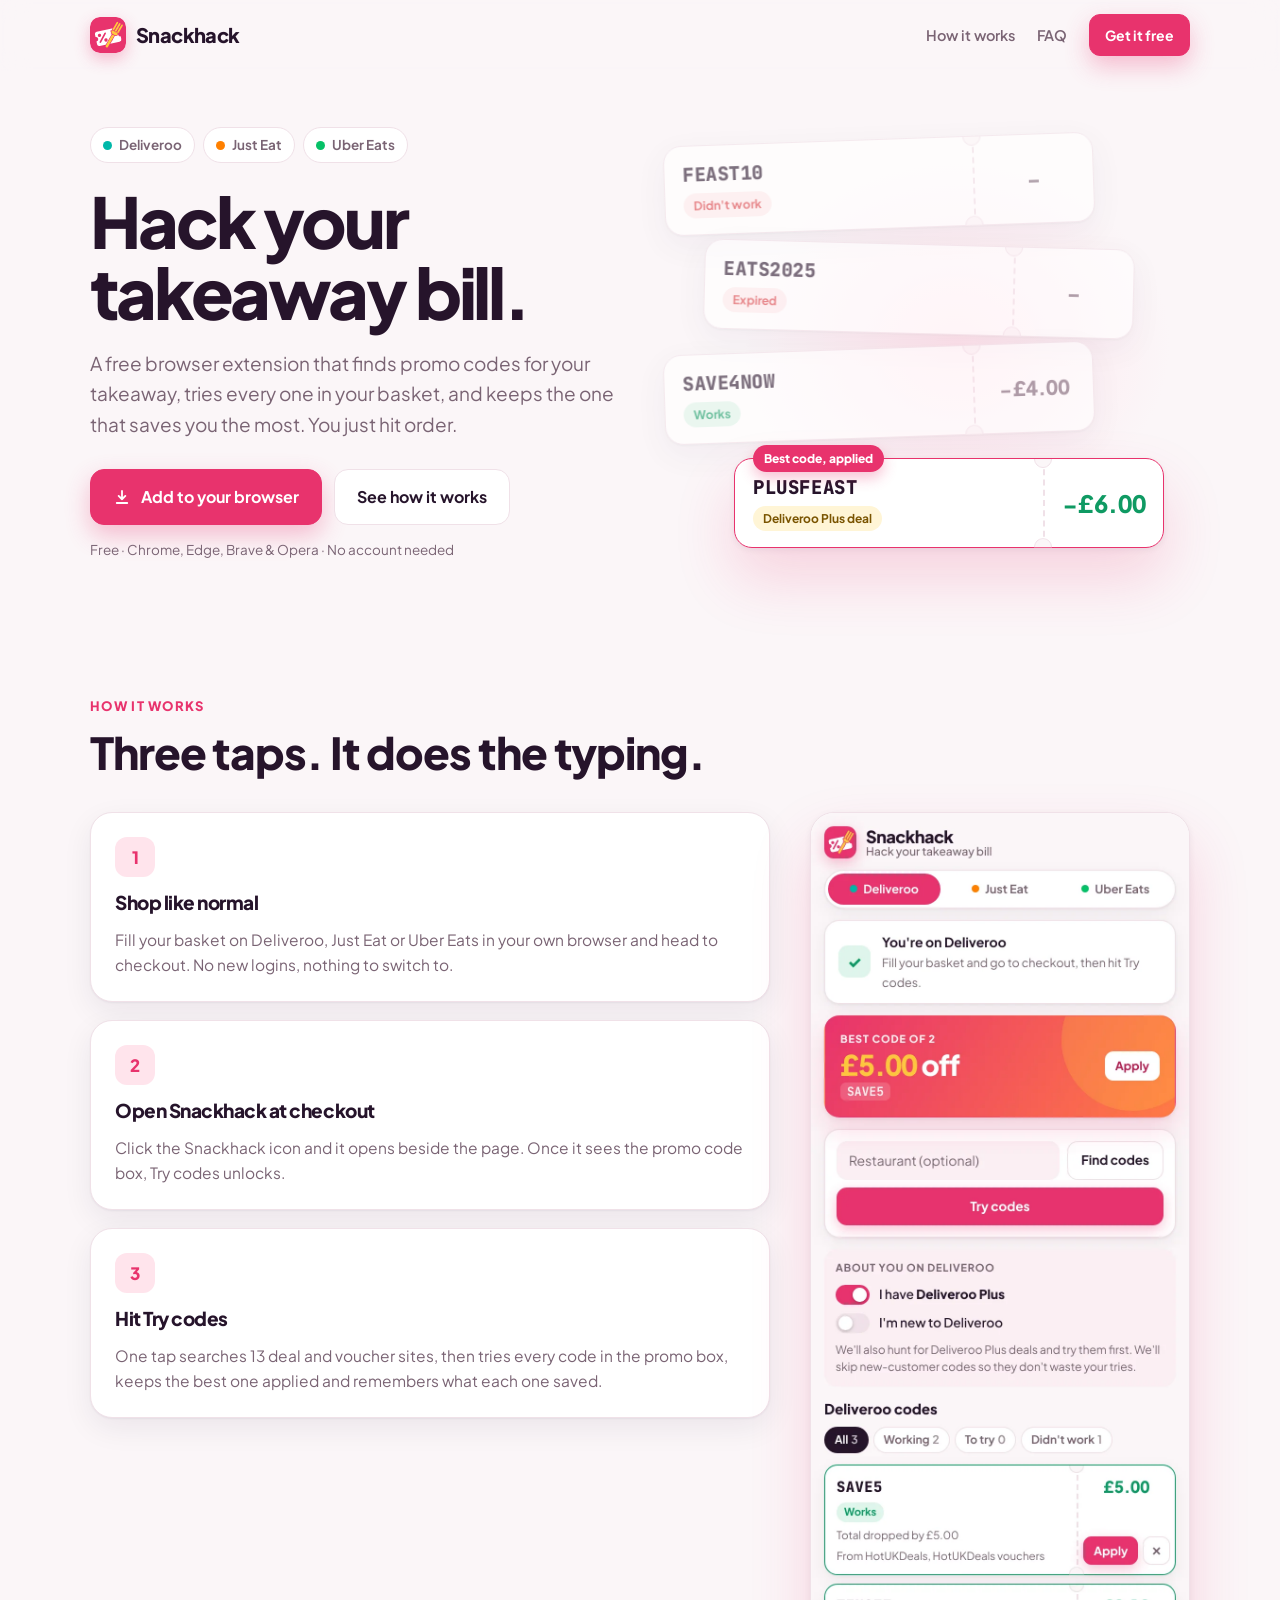
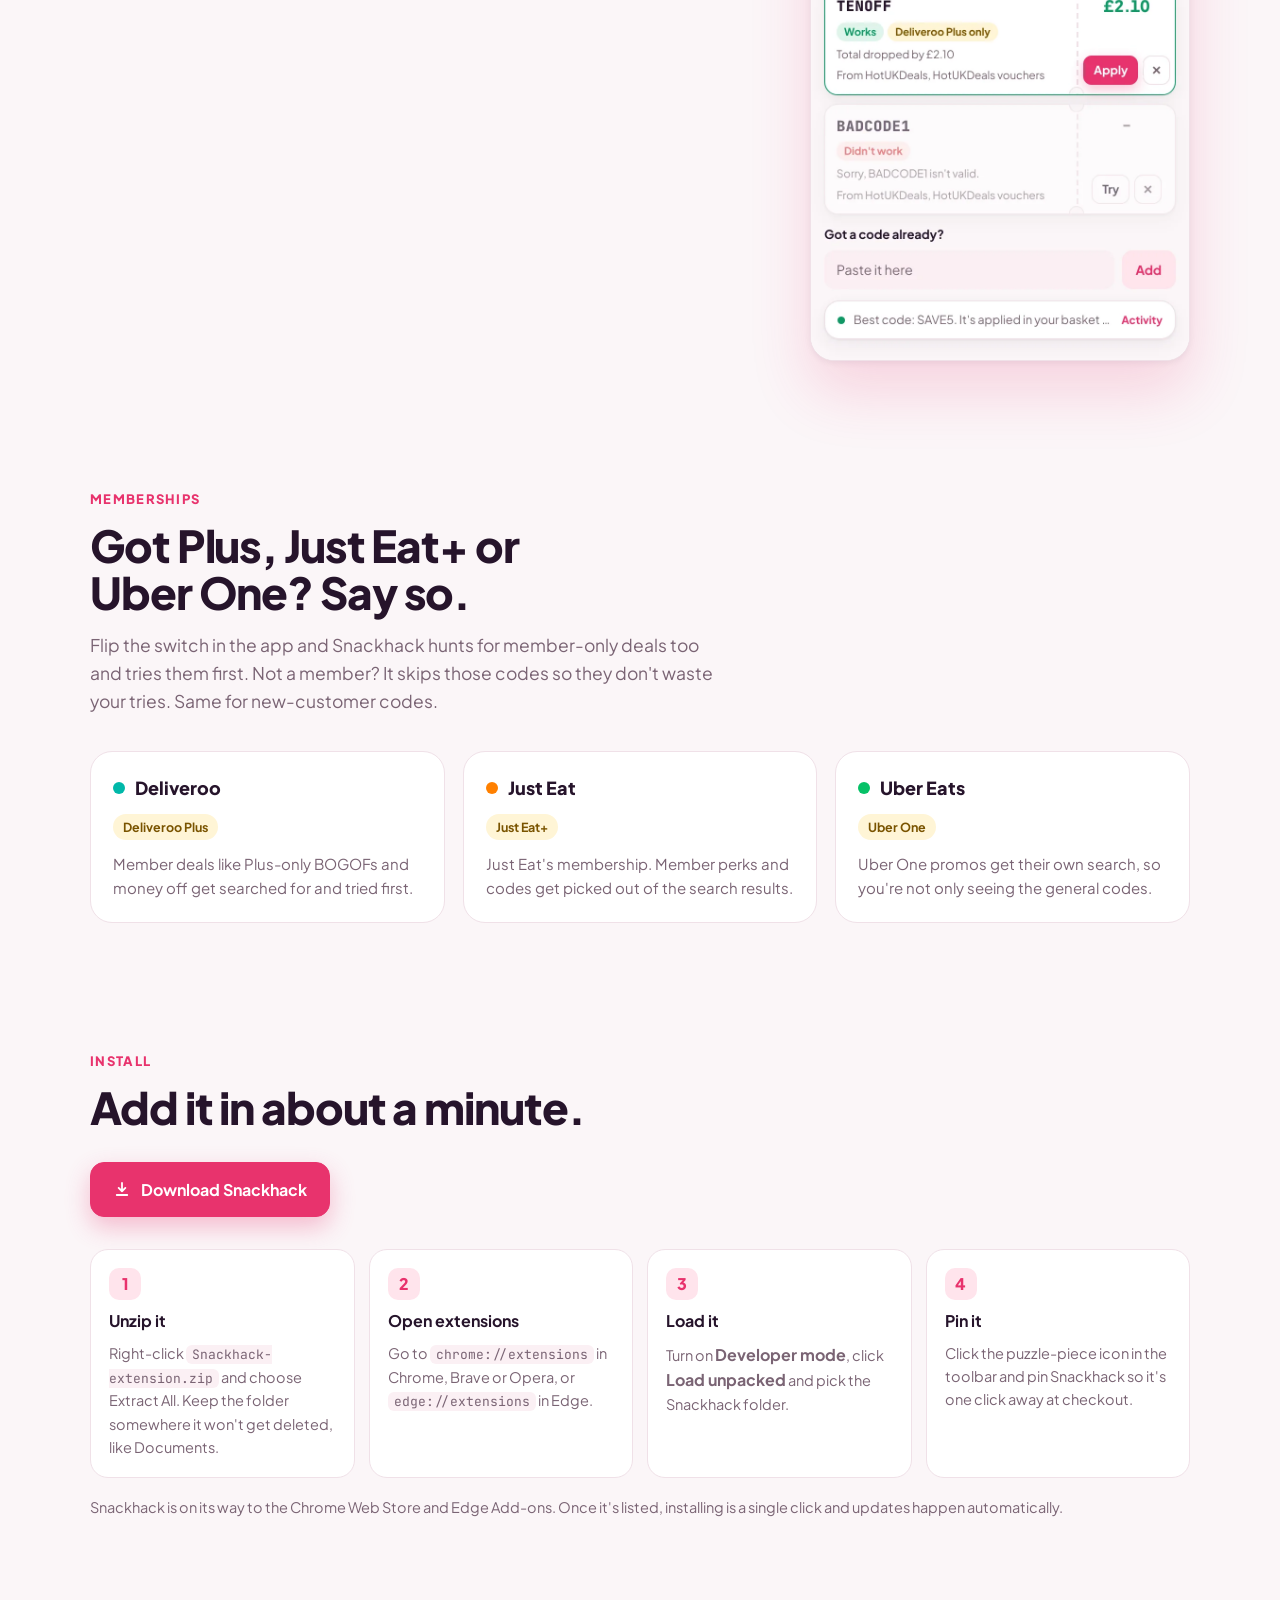
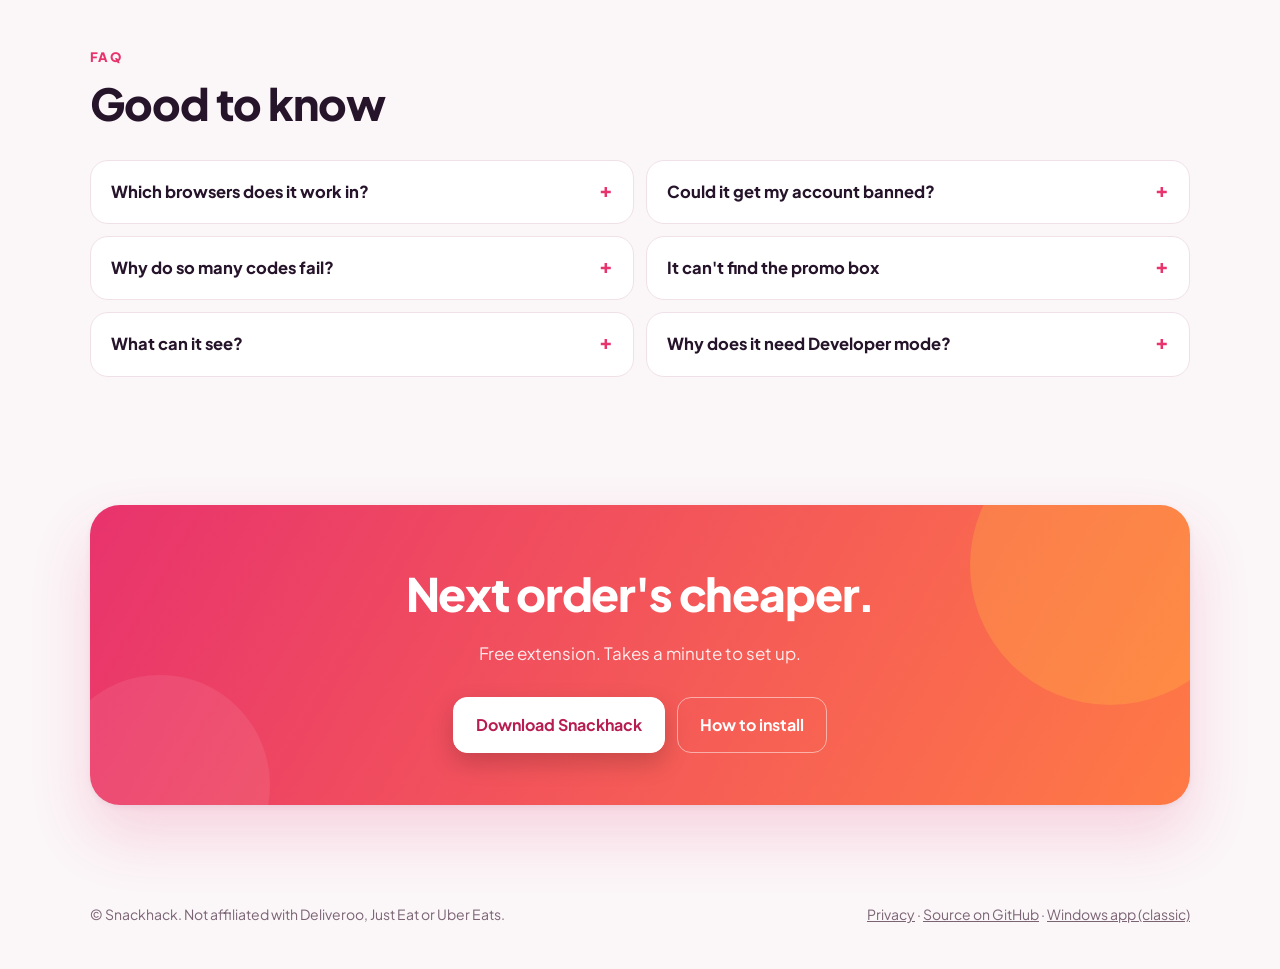
<file: site/index.html>
<!DOCTYPE html>
<html lang="en-GB">
<head>
<meta charset="UTF-8">
<meta name="viewport" content="width=device-width, initial-scale=1.0">
<title>Snackhack</title>
<meta name="description" content="Snackhack is a free browser extension that finds Deliveroo, Just Eat and Uber Eats promo codes and tries them in your basket for you.">
<meta property="og:title" content="Snackhack: hack your takeaway bill">
<meta property="og:description" content="Finds Deliveroo, Just Eat and Uber Eats promo codes and tries them at checkout for you.">
<meta property="og:image" content="apple-touch-icon.png">
<meta name="theme-color" content="#E8336D">
<link rel="icon" href="logo.svg" type="image/svg+xml">
<link rel="icon" type="image/png" sizes="32x32" href="favicon-32x32.png">
<link rel="apple-touch-icon" href="apple-touch-icon.png">
<link rel="preconnect" href="https://fonts.googleapis.com">
<link rel="preconnect" href="https://fonts.gstatic.com" crossorigin>
<link rel="stylesheet" href="https://fonts.googleapis.com/css2?family=Plus+Jakarta+Sans:wght@400..800&family=JetBrains+Mono:wght@700;800&display=swap">
<style>
/* Layout: hero (pitch + gliding coupons), how it works beside the side panel, memberships, install steps, FAQ, CTA. */
.how-grid{display:grid;grid-template-columns:minmax(0,1fr) 380px;gap:40px;align-items:start;margin-top:36px}
@media (max-width:900px){.how-grid{grid-template-columns:1fr}}
.how-grid .steps{grid-template-columns:1fr;margin-top:0}
.panel-shot{border-radius:24px;overflow:hidden;border:1px solid var(--line);box-shadow:var(--shadow-lg);max-width:380px;width:100%;justify-self:center;background:var(--surface)}
.panel-shot img{display:block;width:100%;height:auto}
.install{display:grid;grid-template-columns:repeat(4,minmax(0,1fr));gap:14px;margin-top:32px;counter-reset:inst;list-style:none;padding:0}
@media (max-width:900px){.install{grid-template-columns:repeat(2,minmax(0,1fr))}}
@media (max-width:520px){.install{grid-template-columns:1fr}}
.install li{background:var(--surface);border:1px solid var(--line);border-radius:18px;padding:18px;display:flex;flex-direction:column;gap:8px;min-width:0}
.install li::before{counter-increment:inst;content:counter(inst);width:32px;height:32px;border-radius:10px;background:var(--brand-soft);color:var(--brand);display:grid;place-items:center;font-weight:800}
.install b{font-size:16px}
.install p{color:var(--muted);font-size:14.5px}
.install code{font-family:var(--mono);font-size:13px;background:var(--surface-2);padding:1px 6px;border-radius:6px;overflow-wrap:anywhere}
.note{margin-top:18px;color:var(--muted);font-size:14.5px}
:root{
  --bg:#FBF6F8; --surface:#FFFFFF; --surface-2:#FBF0F4; --ink:#26142B; --muted:#7A6474; --line:#F0E1E8;
  --brand:#E8336D; --brand-hover:#CC2259; --brand-ink:#FFFFFF; --brand-soft:#FFE4EC; --brand-line:#FFC2D5;
  --sun:#FFC83D; --sun-soft:#FFF5D6; --sun-ink:#7A5400;
  --good:#0F9A63; --good-soft:#DEF5EA; --bad:#D93F45; --bad-soft:#FDEBEC;
  --roo:#00B8A9; --je:#FF8000; --ue:#06C167;
  --shadow:0 1px 2px rgba(23,21,58,.05),0 10px 30px rgba(23,21,58,.07);
  --shadow-lg:0 2px 6px rgba(23,21,58,.06),0 30px 60px rgba(232,51,109,.18);
  --f:"Plus Jakarta Sans","Segoe UI",system-ui,-apple-system,sans-serif;
  --mono:"JetBrains Mono",Consolas,ui-monospace,monospace;
}
@media (prefers-color-scheme: dark){:root:not([data-theme="light"]){
  --bg:#160D17; --surface:#21142A; --surface-2:#2D1C37; --ink:#FFF0F5; --muted:#C7A9BC; --line:#3A2643;
  --brand:#FF5C8F; --brand-hover:#FF7FA6; --brand-ink:#160D17; --brand-soft:#4A1E33; --brand-line:#7A2E4F;
  --sun:#FFD45E; --sun-soft:#3A3115; --sun-ink:#FFD45E;
  --good:#3DD68C; --good-soft:#123527; --bad:#FF6B6E; --bad-soft:#3A1A22;
  --shadow:0 1px 2px rgba(0,0,0,.3),0 10px 30px rgba(0,0,0,.3);
  --shadow-lg:0 2px 6px rgba(0,0,0,.3),0 30px 60px rgba(255,92,143,.2);
  color-scheme:dark}}
:root[data-theme="dark"]{
  --bg:#160D17; --surface:#21142A; --surface-2:#2D1C37; --ink:#FFF0F5; --muted:#C7A9BC; --line:#3A2643;
  --brand:#FF5C8F; --brand-hover:#FF7FA6; --brand-ink:#160D17; --brand-soft:#4A1E33; --brand-line:#7A2E4F;
  --sun:#FFD45E; --sun-soft:#3A3115; --sun-ink:#FFD45E;
  --good:#3DD68C; --good-soft:#123527; --bad:#FF6B6E; --bad-soft:#3A1A22;
  --shadow:0 1px 2px rgba(0,0,0,.3),0 10px 30px rgba(0,0,0,.3);
  --shadow-lg:0 2px 6px rgba(0,0,0,.3),0 30px 60px rgba(255,92,143,.2);
  color-scheme:dark}

*{box-sizing:border-box}
html{scroll-behavior:smooth}
body{margin:0;background:var(--bg);color:var(--ink);font:16px/1.6 var(--f);-webkit-font-smoothing:antialiased}
h1,h2,h3,p{margin:0}
h1,h2,h3{text-wrap:balance;letter-spacing:-.025em}
a{color:inherit}
:focus-visible{outline:3px solid var(--brand-line);outline-offset:3px;border-radius:8px}
.wrap{max-width:1140px;margin:0 auto;padding-inline:20px}

/* nav */
.nav{position:sticky;top:env(safe-area-inset-top,0px);z-index:20;background:color-mix(in srgb,var(--bg) 82%,transparent);backdrop-filter:blur(14px);border-bottom:1px solid transparent}
.nav .wrap{display:flex;align-items:center;justify-content:space-between;gap:16px;padding-block:14px}
.brand{display:flex;align-items:center;gap:10px;text-decoration:none}
.brand img{width:36px;height:36px;border-radius:10px;box-shadow:0 6px 16px rgba(232,51,109,.3)}
.brand b{font-size:20px;font-weight:800;letter-spacing:-.03em}
.nav-links{display:flex;align-items:center;gap:22px;font-size:14.5px;font-weight:600}
.nav-links a{text-decoration:none;color:var(--muted)}
.nav-links a:hover{color:var(--ink)}
@media (max-width:640px){.nav-links a.hide-sm{display:none}}

/* buttons */
.btn{display:inline-flex;align-items:center;justify-content:center;gap:10px;font-weight:700;font-size:16px;padding:14px 22px;border-radius:14px;text-decoration:none;border:1px solid var(--line);background:var(--surface);color:var(--ink);transition:transform .15s,box-shadow .15s,background .15s}
.btn:hover{transform:translateY(-1px)}
.btn.primary{background:var(--brand);border-color:var(--brand);color:var(--brand-ink);box-shadow:0 10px 24px rgba(232,51,109,.3)}
.btn.primary:hover{background:var(--brand-hover);box-shadow:0 14px 30px rgba(232,51,109,.36)}
.btn.sm{padding:9px 15px;font-size:14px;border-radius:11px}
.btn svg{width:18px;height:18px;flex:none}

/* hero */
.hero{display:grid;grid-template-columns:1.05fr .95fr;gap:56px;align-items:center;padding-block:56px 72px}
@media (max-width:900px){.hero{grid-template-columns:1fr;gap:44px;padding-block:32px 56px}}
.pill-row{display:flex;gap:8px;flex-wrap:wrap;margin-bottom:22px}
.pill{display:inline-flex;align-items:center;gap:7px;font-size:13.5px;font-weight:650;background:var(--surface);border:1px solid var(--line);padding:6px 12px;border-radius:999px;color:var(--muted)}
.dot{width:9px;height:9px;border-radius:50%}
.hero h1{font-size:clamp(42px,6.4vw,70px);font-weight:800;line-height:1.02;letter-spacing:-.045em}
.hero h1 .hl{white-space:nowrap}
.lede{font-size:19px;color:var(--muted);max-width:33em;margin-top:20px}
.cta{display:flex;gap:12px;flex-wrap:wrap;margin-top:30px}
.fine{font-size:13.5px;color:var(--muted);margin-top:14px}

/* gliding coupons */
.stage{position:relative;min-height:400px;display:flex;flex-direction:column;justify-content:center;gap:14px}
.stage::before{content:"";position:absolute;inset:6% 4% 6% 10%;border-radius:40px;background:radial-gradient(closest-side,var(--brand-soft),transparent);z-index:0}
.ticket{position:relative;z-index:1;display:grid;grid-template-columns:1fr 120px;background:var(--surface);border:1px solid var(--line);border-radius:18px;box-shadow:var(--shadow);max-width:430px;width:100%}
.ticket .t-main{padding:16px 18px;display:flex;flex-direction:column;gap:6px;min-width:0}
.ticket code{font:800 19px var(--mono);letter-spacing:.03em}
.ticket .t-side{border-left:2px dashed var(--line);display:grid;place-items:center;font-weight:800;font-size:20px;font-variant-numeric:tabular-nums}
.ticket::before,.ticket::after{content:"";position:absolute;right:111px;width:16px;height:16px;border-radius:50%;background:var(--bg);border:1px solid var(--line)}
.ticket::before{top:-9px;clip-path:inset(50% 0 0 0)} .ticket::after{bottom:-9px;clip-path:inset(0 0 50% 0)}
.chip{align-self:flex-start;font-size:12px;font-weight:700;padding:3px 10px;border-radius:999px}
.chip.no{background:var(--bad-soft);color:var(--bad)} .chip.yes{background:var(--good-soft);color:var(--good)} .chip.plus{background:var(--sun-soft);color:var(--sun-ink)}
.ticket.miss{opacity:.6;transform:translateX(-30px) rotate(-2deg)}
.ticket.miss .t-side{color:var(--muted)}
.ticket.miss:nth-child(2){transform:translateX(10px) rotate(1.5deg)}
.ticket.win{border-color:var(--brand);box-shadow:var(--shadow-lg);transform:translateX(40px);margin-top:6px}
.ticket.win .t-side{color:var(--good);font-size:24px}
.ticket.win .badge{position:absolute;top:-14px;left:18px;background:var(--brand);color:var(--brand-ink);font-size:12px;font-weight:800;padding:4px 11px;border-radius:999px;box-shadow:0 6px 14px rgba(232,51,109,.3)}
@media (prefers-reduced-motion:no-preference){
  .ticket{animation:glide .7s cubic-bezier(.2,.8,.2,1) both}
  .ticket:nth-child(2){animation-delay:.08s}.ticket:nth-child(3){animation-delay:.16s}.ticket:nth-child(4){animation-delay:.3s}
  @keyframes glide{from{translate:-40px 0;opacity:0}to{translate:0 0}}
}
@media (max-width:560px){.ticket.win{transform:none}.ticket.miss,.ticket.miss:nth-child(2){transform:none}.ticket{grid-template-columns:1fr 96px}.ticket::before,.ticket::after{right:87px}}

/* sections */
section{padding-block:64px}
.eyebrow{display:block;font-size:13px;font-weight:800;letter-spacing:.1em;text-transform:uppercase;color:var(--brand);margin-bottom:12px}
.sec-title{font-size:clamp(30px,4.2vw,44px);font-weight:800;line-height:1.08;max-width:18em}
.sec-lede{color:var(--muted);font-size:17.5px;max-width:36em;margin-top:14px}
.steps{display:grid;grid-template-columns:repeat(3,minmax(0,1fr));gap:18px;margin-top:36px}
@media (max-width:820px){.steps{grid-template-columns:1fr}}
.step{background:var(--surface);border:1px solid var(--line);border-radius:22px;padding:24px;box-shadow:var(--shadow);display:flex;flex-direction:column;gap:10px;min-width:0}
.step-n{width:40px;height:40px;border-radius:12px;background:var(--brand-soft);color:var(--brand);display:grid;place-items:center;font-weight:800;font-size:17px}
.step h3{font-size:19px;font-weight:800}
.step p{color:var(--muted);font-size:15.5px}
.shot{margin-top:40px;border-radius:22px;overflow:hidden;border:1px solid var(--line);box-shadow:var(--shadow-lg);background:var(--surface)}
.shot img{display:block;width:100%;height:auto}

.apps{display:grid;grid-template-columns:repeat(3,minmax(0,1fr));gap:18px;margin-top:36px}
@media (max-width:820px){.apps{grid-template-columns:1fr}}
.app{background:var(--surface);border:1px solid var(--line);border-radius:22px;padding:22px;display:flex;flex-direction:column;gap:12px;min-width:0}
.app-head{display:flex;align-items:center;gap:10px;font-weight:800;font-size:18px}
.app-head .dot{width:12px;height:12px}
.app p{color:var(--muted);font-size:15px}
.app .chip{font-size:12.5px}

.faq{display:grid;grid-template-columns:repeat(2,minmax(0,1fr));gap:12px;margin-top:32px}
@media (max-width:820px){.faq{grid-template-columns:1fr}}
.faq details{background:var(--surface);border:1px solid var(--line);border-radius:18px;padding:0 20px;min-width:0}
.faq summary{cursor:pointer;list-style:none;padding:18px 0;font-weight:750;font-size:16.5px;display:flex;justify-content:space-between;gap:12px}
.faq summary::-webkit-details-marker{display:none}
.faq summary::after{content:"+";font-weight:800;color:var(--brand);font-size:20px;line-height:1}
.faq details[open] summary::after{content:"–"}
.faq details p{color:var(--muted);padding-bottom:18px;font-size:15.5px}

.final{background:linear-gradient(120deg,#E8336D 0%,#FF7A45 100%);color:#fff;border-radius:30px;padding:52px 32px;text-align:center;position:relative;overflow:hidden;box-shadow:var(--shadow-lg)}
.final::before{content:"";position:absolute;right:-60px;top:-80px;width:280px;height:280px;border-radius:50%;background:rgba(255,200,61,.25)}
.final::after{content:"";position:absolute;left:-40px;bottom:-90px;width:220px;height:220px;border-radius:50%;background:rgba(255,255,255,.08)}
.final > *{position:relative;z-index:1}
.final h2{font-size:clamp(30px,4.6vw,46px);font-weight:800}
.final p{opacity:.88;margin-top:10px;font-size:17px}
.final .cta{justify-content:center}
.final .btn.light{background:#fff;color:#B81D52;border-color:#fff;box-shadow:0 10px 24px rgba(0,0,0,.18)}
.final .btn.outline{background:transparent;color:#fff;border-color:rgba(255,255,255,.5)}

footer{padding-block:34px 44px;color:var(--muted);font-size:14px}
footer .wrap{display:flex;justify-content:space-between;gap:16px;flex-wrap:wrap}
</style>
</head>
<body>

<header class="nav">
  <div class="wrap">
    <a class="brand" href="./"><img src="logo.svg" alt="" width="36" height="36"><b>Snackhack</b></a>
    <nav class="nav-links">
      <a class="hide-sm" href="#how">How it works</a>
      <a class="hide-sm" href="#faq">FAQ</a>
      <a class="btn primary sm" href="#install">Get it free</a>
    </nav>
  </div>
</header>

<main>
  <div class="wrap hero">
    <div>
      <div class="pill-row">
        <span class="pill"><i class="dot" style="background:var(--roo)"></i>Deliveroo</span>
        <span class="pill"><i class="dot" style="background:var(--je)"></i>Just Eat</span>
        <span class="pill"><i class="dot" style="background:var(--ue)"></i>Uber Eats</span>
      </div>
      <h1>Hack your <span class="hl">takeaway bill.</span></h1>
      <p class="lede">A free browser extension that finds promo codes for your takeaway, tries every one in your basket, and keeps the one that saves you the most. You just hit order.</p>
      <div class="cta">
        <a class="btn primary" href="#install">
          <svg viewBox="0 0 24 24" fill="none" stroke="currentColor" stroke-width="2.4" stroke-linecap="round" stroke-linejoin="round" aria-hidden="true"><path d="M12 4v11m0 0-4.5-4.5M12 15l4.5-4.5M5 20h14"/></svg>
          Add to your browser
        </a>
        <a class="btn" href="#how">See how it works</a>
      </div>
      <p class="fine">Free · Chrome, Edge, Brave &amp; Opera · No account needed</p>
    </div>

    <div class="stage" aria-label="Example: four codes tried, the best one kept">
      <div class="ticket miss"><div class="t-main"><code>FEAST10</code><span class="chip no">Didn't work</span></div><div class="t-side">–</div></div>
      <div class="ticket miss"><div class="t-main"><code>EATS2025</code><span class="chip no">Expired</span></div><div class="t-side">–</div></div>
      <div class="ticket miss"><div class="t-main"><code>SAVE4NOW</code><span class="chip yes">Works</span></div><div class="t-side">−£4.00</div></div>
      <div class="ticket win"><span class="badge">Best code, applied</span><div class="t-main"><code>PLUSFEAST</code><span class="chip plus">Deliveroo Plus deal</span></div><div class="t-side">−£6.00</div></div>
    </div>
  </div>

  <section id="how">
    <div class="wrap">
      <span class="eyebrow">How it works</span>
      <h2 class="sec-title">Three taps. It does the typing.</h2>
      <div class="how-grid">
        <div class="steps">
          <div class="step"><span class="step-n">1</span><h3>Shop like normal</h3><p>Fill your basket on Deliveroo, Just Eat or Uber Eats in your own browser and head to checkout. No new logins, nothing to switch to.</p></div>
          <div class="step"><span class="step-n">2</span><h3>Open Snackhack at checkout</h3><p>Click the Snackhack icon and it opens beside the page. Once it sees the promo code box, Try codes unlocks.</p></div>
          <div class="step"><span class="step-n">3</span><h3>Hit Try codes</h3><p>One tap searches 13 deal and voucher sites, then tries every code in the promo box, keeps the best one applied and remembers what each one saved.</p></div>
        </div>
        <div class="panel-shot">
          <picture>
            <source srcset="panel-dark.webp" media="(prefers-color-scheme: dark)">
            <img src="panel-light.webp" alt="The Snackhack side panel showing £5 off with SAVE5, the Deliveroo Plus switch and coupon cards" width="800" height="2426" loading="lazy">
          </picture>
        </div>
      </div>
    </div>
  </section>

  <section>
    <div class="wrap">
      <span class="eyebrow">Memberships</span>
      <h2 class="sec-title">Got Plus, Just Eat+ or Uber One? Say so.</h2>
      <p class="sec-lede">Flip the switch in the app and Snackhack hunts for member-only deals too and tries them first. Not a member? It skips those codes so they don't waste your tries. Same for new-customer codes.</p>
      <div class="apps">
        <div class="app"><div class="app-head"><i class="dot" style="background:var(--roo)"></i>Deliveroo</div><span class="chip plus">Deliveroo Plus</span><p>Member deals like Plus-only BOGOFs and money off get searched for and tried first.</p></div>
        <div class="app"><div class="app-head"><i class="dot" style="background:var(--je)"></i>Just Eat</div><span class="chip plus">Just Eat+</span><p>Just Eat's membership. Member perks and codes get picked out of the search results.</p></div>
        <div class="app"><div class="app-head"><i class="dot" style="background:var(--ue)"></i>Uber Eats</div><span class="chip plus">Uber One</span><p>Uber One promos get their own search, so you're not only seeing the general codes.</p></div>
      </div>
    </div>
  </section>

  <section id="install">
    <div class="wrap">
      <span class="eyebrow">Install</span>
      <h2 class="sec-title">Add it in about a minute.</h2>
      <div class="cta">
        <a class="btn primary" href="https://github.com/__REPO__/releases/latest/download/Snackhack-extension.zip">
          <svg viewBox="0 0 24 24" fill="none" stroke="currentColor" stroke-width="2.4" stroke-linecap="round" stroke-linejoin="round" aria-hidden="true"><path d="M12 4v11m0 0-4.5-4.5M12 15l4.5-4.5M5 20h14"/></svg>
          Download Snackhack
        </a>
      </div>
      <ol class="install">
        <li><b>Unzip it</b><p>Right-click <code>Snackhack-extension.zip</code> and choose Extract All. Keep the folder somewhere it won't get deleted, like Documents.</p></li>
        <li><b>Open extensions</b><p>Go to <code>chrome://extensions</code> in Chrome, Brave or Opera, or <code>edge://extensions</code> in Edge.</p></li>
        <li><b>Load it</b><p>Turn on <b>Developer mode</b>, click <b>Load unpacked</b> and pick the Snackhack folder.</p></li>
        <li><b>Pin it</b><p>Click the puzzle-piece icon in the toolbar and pin Snackhack so it's one click away at checkout.</p></li>
      </ol>
      <p class="note">Snackhack is on its way to the Chrome Web Store and Edge Add-ons. Once it's listed, installing is a single click and updates happen automatically.</p>
    </div>
  </section>

  <section id="faq">
    <div class="wrap">
      <span class="eyebrow">FAQ</span>
      <h2 class="sec-title">Good to know</h2>
      <div class="faq">
        <details><summary>Which browsers does it work in?</summary><p>Chrome, Edge, Brave, Opera, Opera GX and Vivaldi. Anything built on Chromium. In Opera it opens as a popup rather than a side panel. Firefox and Safari aren't supported yet.</p></details>
        <details><summary>Could it get my account banned?</summary><p>It tries at most 15 codes per run, types at human speed and pauses between tries. Automated use is still against the apps' terms, so there's always some risk. Use it on your own account at your own risk.</p></details>
        <details><summary>Why do so many codes fail?</summary><p>Most codes are one-offs, tied to certain accounts, or for new customers only. That's the point: Snackhack finds out in seconds instead of you trying them one by one.</p></details>
        <details><summary>It can't find the promo box</summary><p>Make sure you're on the checkout page. Checkout pages change now and then, so if it still can't find it, open an issue on GitHub with what the Activity log says and it'll get fixed in an update.</p></details>
        <details><summary>What can it see?</summary><p>It only runs on Deliveroo, Just Eat and Uber Eats pages, and only when you press a button. It reads the page text to spot the result and the total, and it never presses pay. Your codes and settings stay in your browser. <a href="privacy.html">Privacy</a>.</p></details>
        <details><summary>Why does it need Developer mode?</summary><p>Only until Snackhack is in the Chrome Web Store and Edge Add-ons. Browsers ask for it when you install an extension from a file. After that it's a normal one-click install.</p></details>
      </div>
    </div>
  </section>

  <section>
    <div class="wrap">
      <div class="final">
        <h2>Next order's cheaper.</h2>
        <p>Free extension. Takes a minute to set up.</p>
        <div class="cta">
          <a class="btn light" href="https://github.com/__REPO__/releases/latest/download/Snackhack-extension.zip">Download Snackhack</a>
          <a class="btn outline" href="#install">How to install</a>
        </div>
      </div>
    </div>
  </section>
</main>

<footer>
  <div class="wrap">
    <span>© Snackhack. Not affiliated with Deliveroo, Just Eat or Uber Eats.</span>
    <span><a href="privacy.html">Privacy</a> · <a href="https://github.com/__REPO__">Source on GitHub</a> · <a href="https://github.com/__REPO__/releases/latest/download/Snackhack-Setup.exe">Windows app (classic)</a></span>
  </div>
</footer>
</body>
</html>
</file>
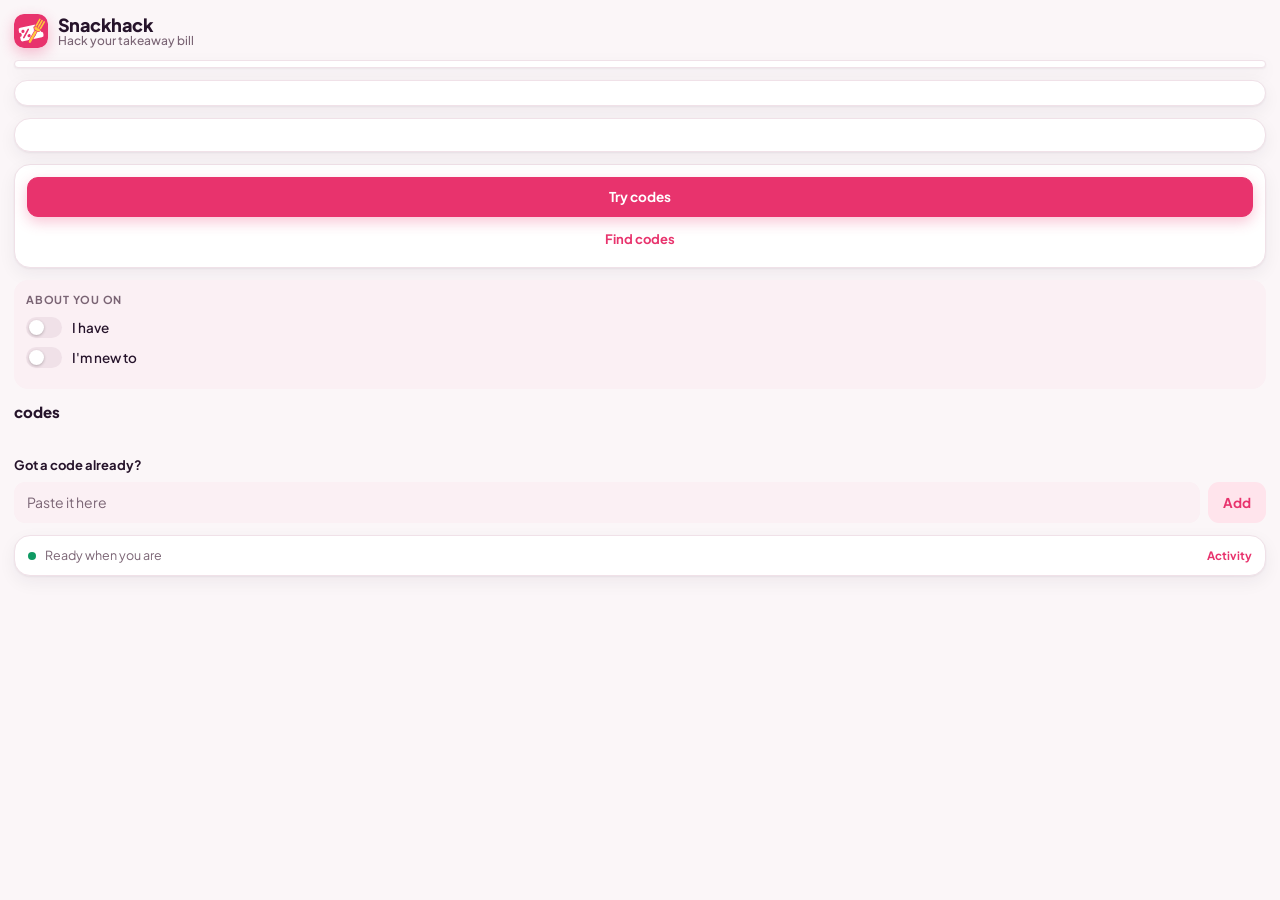
<file: extension/panel.html>
<!doctype html>
<html lang="en-GB">
<head>
<meta charset="utf-8">
<meta name="viewport" content="width=device-width, initial-scale=1">
<title>Snackhack</title>
<link rel="stylesheet" href="panel.css">
</head>
<body>
<div class="app">
  <header class="topbar">
    <img class="brand-mark" src="icons/logo.svg" alt="" width="34" height="34">
    <div class="brand-text"><span class="wordmark">Snackhack</span><span class="tagline">Hack your takeaway bill</span></div>
  </header>

  <nav class="switcher" id="tabs" role="tablist" aria-label="Delivery app"></nav>

  <section class="card where" id="where"></section>

  <section class="card hero" id="hero"></section>

  <section class="card actions">
    <div class="field-row">
      <button id="btnTest" class="btn primary grow">Try codes</button>
      <button id="btnStop" class="btn ghost" hidden>Stop</button>
    </div>
    <button id="btnFind" class="btn ghost-link">Find codes</button>
  </section>

  <section class="stats" id="stats" aria-label="Your savings" hidden></section>

  <section class="account" role="group" aria-labelledby="accTitle">
    <h3 id="accTitle">About you on <span class="site-name"></span></h3>
    <label class="switch"><input type="checkbox" id="accMember"><span class="track" aria-hidden="true"></span><span>I have <b id="memberName"></b></span></label>
    <label class="switch"><input type="checkbox" id="accNew"><span class="track" aria-hidden="true"></span><span>I'm new to <span class="site-name"></span></span></label>
    <p class="hint" id="accHint"></p>
  </section>

  <div class="list-head">
    <h2><span class="site-name"></span> codes</h2>
  </div>
  <div class="filters" id="filters" role="tablist" aria-label="Filter codes"></div>
  <div class="coupons" id="coupons"></div>
  <div class="empty" id="empty" hidden></div>

  <form class="add" id="addForm">
    <label for="addCode">Got a code already?</label>
    <div class="field-row">
      <input id="addCode" placeholder="Paste it here" maxlength="24" autocomplete="off">
      <button class="btn soft" type="submit">Add</button>
    </div>
  </form>

  <details class="card activity" id="activity">
    <summary><span class="pulse" id="busyDot"></span><span id="lastLog">Ready when you are</span><span class="act-label">Activity</span></summary>
    <ol class="log" id="log"></ol>
  </details>
</div>
<div class="toast" id="toast" role="status" aria-live="polite" hidden></div>
<script src="lib/config.js"></script>
<script src="lib/extract.js"></script>
<script src="panel.js"></script>
</body>
</html>
</file>
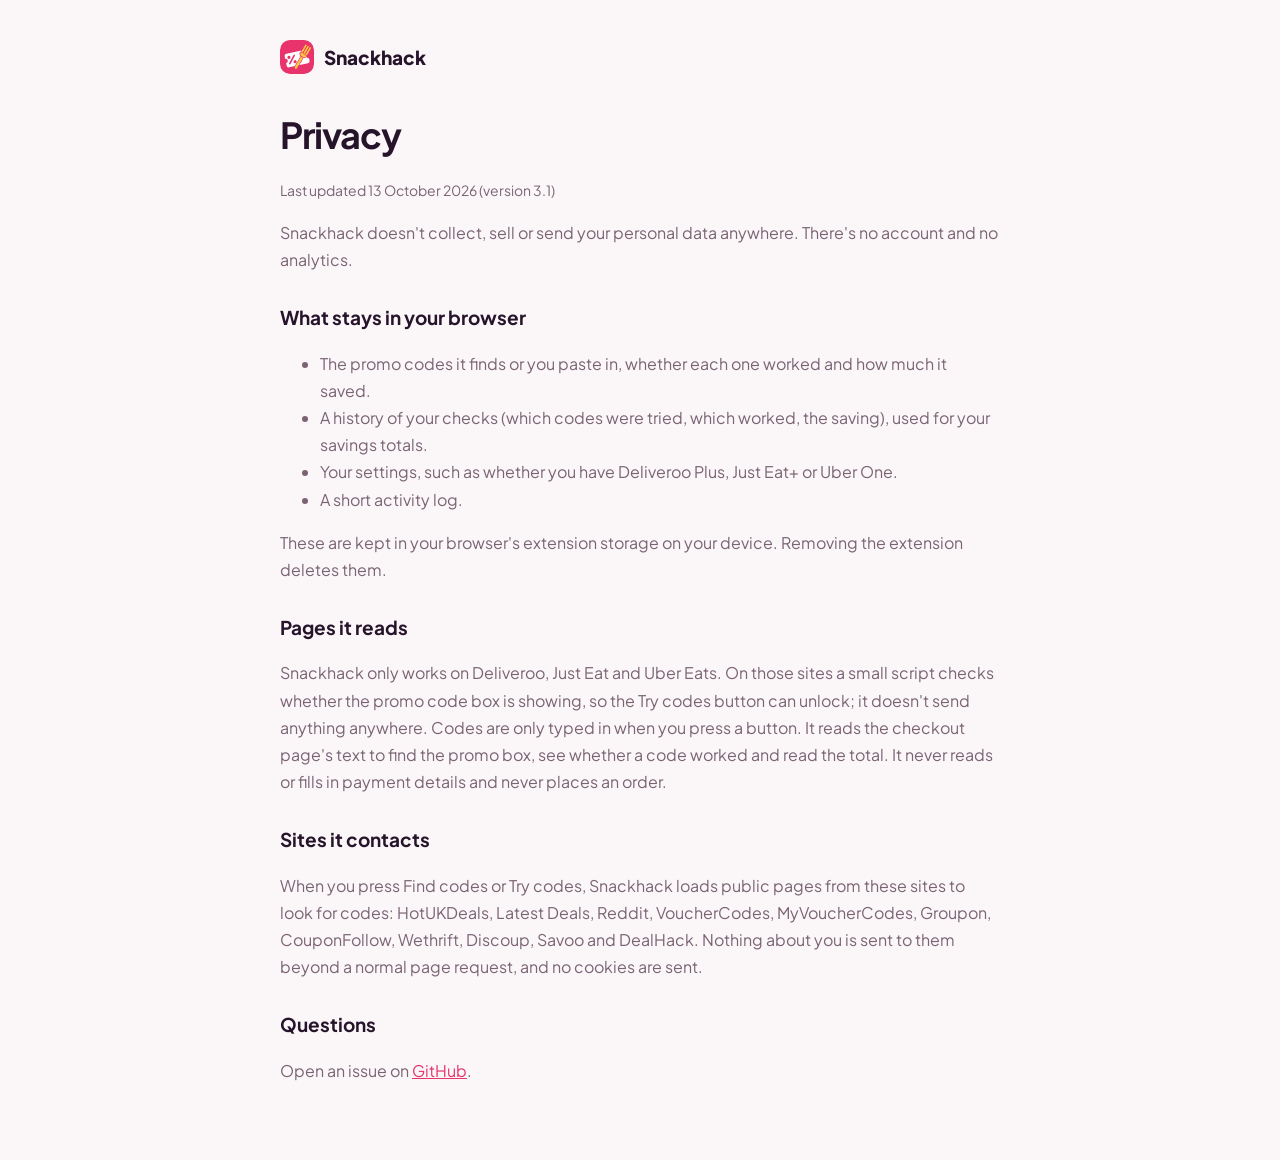
<file: site/privacy.html>
<!DOCTYPE html>
<html lang="en-GB">
<head>
<meta charset="UTF-8">
<meta name="viewport" content="width=device-width, initial-scale=1.0">
<title>Snackhack Privacy</title>
<link rel="icon" href="logo.svg" type="image/svg+xml">
<link rel="stylesheet" href="https://fonts.googleapis.com/css2?family=Plus+Jakarta+Sans:wght@400..800&display=swap">
<style>
:root{--bg:#FBF6F8;--surface:#FFFFFF;--ink:#26142B;--muted:#7A6474;--line:#F0E1E8;--brand:#E8336D}
@media (prefers-color-scheme: dark){:root{--bg:#160D17;--surface:#21142A;--ink:#FFF0F5;--muted:#C7A9BC;--line:#3A2643;--brand:#FF5C8F;color-scheme:dark}}
body{margin:0;background:var(--bg);color:var(--ink);font:16px/1.7 "Plus Jakarta Sans","Segoe UI",system-ui,sans-serif}
.wrap{max-width:720px;margin:0 auto;padding:40px 20px 60px}
a{color:var(--brand)}
.brand{display:flex;align-items:center;gap:10px;text-decoration:none;color:var(--ink);font-weight:800;font-size:19px}
.brand img{width:34px;height:34px;border-radius:10px}
h1{font-size:36px;letter-spacing:-.03em;margin:30px 0 6px}
h2{font-size:19px;margin:28px 0 6px}
p,li{color:var(--muted)}
.updated{font-size:14px}
</style>
</head>
<body>
<div class="wrap">
  <a class="brand" href="./"><img src="logo.svg" alt="">Snackhack</a>
  <h1>Privacy</h1>
  <p class="updated">Last updated 13 October 2026 (version 3.1)</p>
  <p>Snackhack doesn't collect, sell or send your personal data anywhere. There's no account and no analytics.</p>
  <h2>What stays in your browser</h2>
  <ul>
    <li>The promo codes it finds or you paste in, whether each one worked and how much it saved.</li>
    <li>A history of your checks (which codes were tried, which worked, the saving), used for your savings totals.</li>
    <li>Your settings, such as whether you have Deliveroo Plus, Just Eat+ or Uber One.</li>
    <li>A short activity log.</li>
  </ul>
  <p>These are kept in your browser's extension storage on your device. Removing the extension deletes them.</p>
  <h2>Pages it reads</h2>
  <p>Snackhack only works on Deliveroo, Just Eat and Uber Eats. On those sites a small script checks whether the promo code box is showing, so the Try codes button can unlock; it doesn't send anything anywhere. Codes are only typed in when you press a button. It reads the checkout page's text to find the promo box, see whether a code worked and read the total. It never reads or fills in payment details and never places an order.</p>
  <h2>Sites it contacts</h2>
  <p>When you press Find codes or Try codes, Snackhack loads public pages from these sites to look for codes: HotUKDeals, Latest Deals, Reddit, VoucherCodes, MyVoucherCodes, Groupon, CouponFollow, Wethrift, Discoup, Savoo and DealHack. Nothing about you is sent to them beyond a normal page request, and no cookies are sent.</p>
  <h2>Questions</h2>
  <p>Open an issue on <a href="https://github.com/__REPO__">GitHub</a>.</p>
</div>
</body>
</html>
</file>
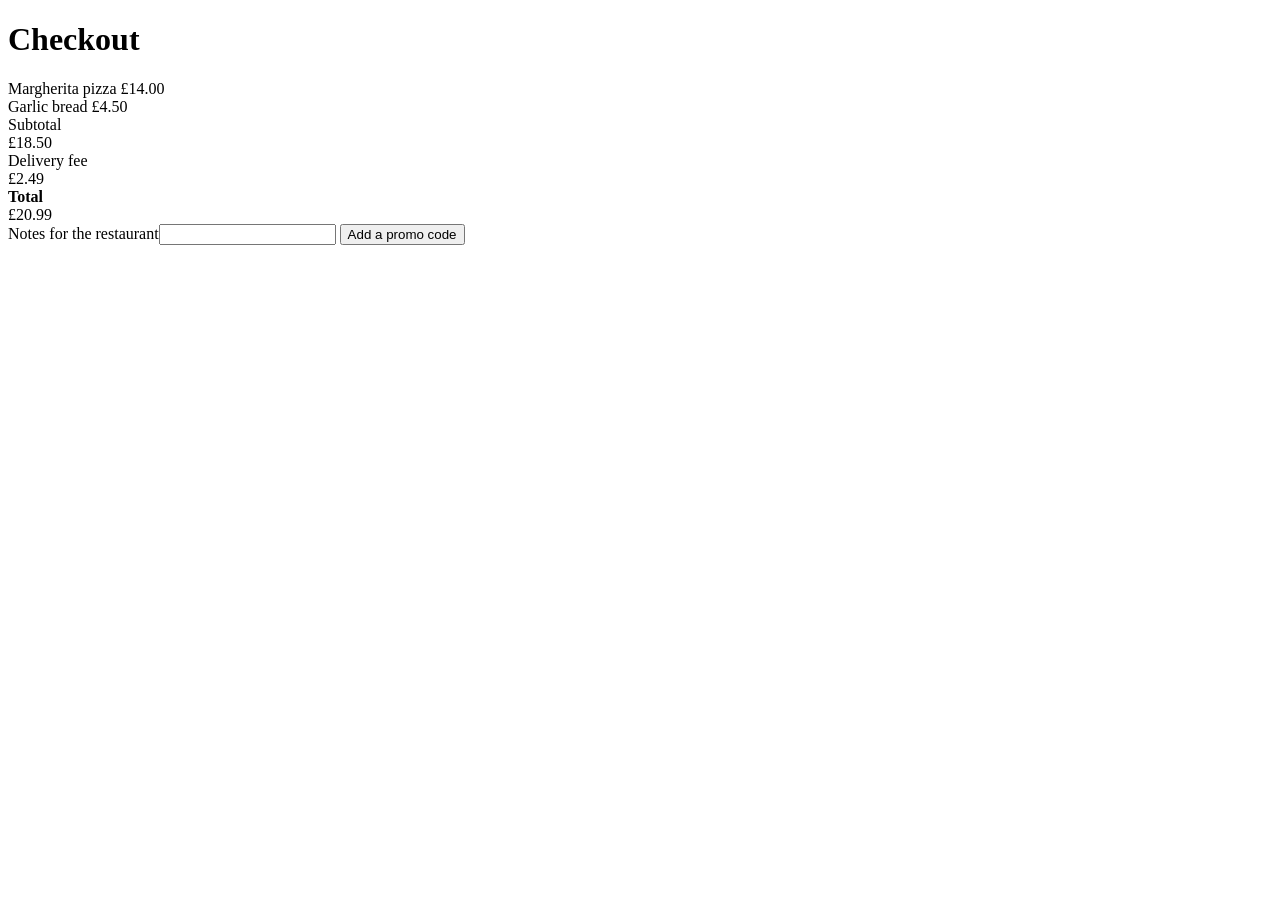
<file: tests/mock_checkout.html>
<!doctype html>
<html><head><meta charset="utf-8"><title>Mock checkout</title></head>
<body>
<h1>Checkout</h1>
<div>Margherita pizza £14.00</div>
<div>Garlic bread £4.50</div>
<div>Subtotal<br>£18.50</div>
<div>Delivery fee<br>£2.49</div>
<div id="discountRow"></div>
<div><strong>Total</strong><br><span id="total">£20.99</span></div>
<label for="notes">Notes for the restaurant</label><input id="notes" type="text">
<button id="openPromo" type="button">Add a promo code</button>
<div id="promoBox" hidden>
  <input id="promo" type="text" placeholder="Enter promo code">
  <button id="apply" type="button">Apply</button>
  <p id="feedback"></p>
</div>
<script>
const VALID = {SAVE5: 5, TENOFF: 2.10};
const base = 20.99;
let applied = null;
document.getElementById('openPromo').onclick = () => document.getElementById('promoBox').hidden = false;
function render() {
  const off = applied ? VALID[applied] : 0;
  document.getElementById('total').textContent = '£' + (base - off).toFixed(2);
  document.getElementById('discountRow').innerHTML = applied
    ? `Promo ${applied} applied: -£${off.toFixed(2)} <button type="button" id="rm">Remove</button>` : '';
  if (applied) document.getElementById('rm').onclick = () => { applied = null; document.getElementById('feedback').textContent = ''; render(); };
}
document.getElementById('apply').onclick = () => {
  const code = document.getElementById('promo').value.trim().toUpperCase();
  setTimeout(() => {
    const fb = document.getElementById('feedback');
    if (VALID[code]) { applied = code; fb.textContent = ''; document.getElementById('promo').value = ''; }
    else fb.textContent = code === 'OLDCODE' ? 'This promotion has expired.' : `Sorry, ${code} isn't valid.`;
    render();
  }, 600);
};
</script>
</body></html>
</file>
<file: extension/panel.css>
/* Snackhack side panel: one column, ~360-420px wide. */
@font-face{font-family:"Jakarta";src:url("fonts/jakarta.woff2") format("woff2");font-weight:400 800;font-display:swap}
@font-face{font-family:"Mono";src:url("fonts/mono.woff2") format("woff2");font-weight:600 800;font-display:swap}

:root{
  --bg:#FBF6F8; --surface:#FFFFFF; --surface-2:#FBF0F4; --ink:#26142B; --muted:#7A6474; --line:#F0E1E8;
  --brand:#E8336D; --brand-hover:#CC2259; --brand-ink:#FFFFFF; --brand-soft:#FFE4EC; --brand-line:#FFC2D5;
  --sun:#FFC83D; --sun-soft:#FFF5D6; --sun-ink:#7A5400;
  --good:#0F9A63; --good-soft:#DEF5EA; --bad:#D93F45; --bad-soft:#FDEBEC; --warn:#B26B00; --warn-soft:#FFF1D2;
  --roo:#00B8A9; --je:#FF8000; --ue:#06C167;
  --shadow:0 1px 2px rgba(38,20,43,.05),0 6px 18px rgba(38,20,43,.06);
  --shadow-lg:0 2px 4px rgba(38,20,43,.06),0 14px 30px rgba(232,51,109,.18);
  --f:"Jakarta","Segoe UI",system-ui,sans-serif;
  --mono:"Mono",Consolas,ui-monospace,monospace;
  --r:16px;
}
@media (prefers-color-scheme: dark){:root{
  --bg:#160D17; --surface:#21142A; --surface-2:#2D1C37; --ink:#FFF0F5; --muted:#C7A9BC; --line:#3A2643;
  --brand:#FF5C8F; --brand-hover:#FF7FA6; --brand-ink:#160D17; --brand-soft:#4A1E33; --brand-line:#7A2E4F;
  --sun:#FFD45E; --sun-soft:#3A3115; --sun-ink:#FFD45E;
  --good:#3DD68C; --good-soft:#123527; --bad:#FF6B6E; --bad-soft:#3A1A22; --warn:#F5B740; --warn-soft:#3A2C10;
  --shadow:0 1px 2px rgba(0,0,0,.3),0 6px 18px rgba(0,0,0,.25);
  --shadow-lg:0 2px 4px rgba(0,0,0,.3),0 14px 30px rgba(255,92,143,.2);
  color-scheme:dark}}

*{box-sizing:border-box}
[hidden]{display:none!important}
html,body{margin:0}
body{background:var(--bg);color:var(--ink);font:14px/1.5 var(--f);-webkit-font-smoothing:antialiased;min-width:320px}
h1,h2,h3,p{margin:0}
button,input{font:inherit;color:inherit}
:focus-visible{outline:3px solid var(--brand-line);outline-offset:2px;border-radius:10px}
.app{padding:14px 14px 22px;display:flex;flex-direction:column;gap:12px}

.topbar{display:flex;align-items:center;gap:10px}
.brand-mark{width:34px;height:34px;border-radius:10px;box-shadow:0 5px 14px rgba(232,51,109,.3)}
.brand-text{display:flex;flex-direction:column;line-height:1.1}
.wordmark{font-weight:800;font-size:18px;letter-spacing:-.03em}
.tagline{font-size:12px;color:var(--muted);font-weight:500}

.switcher{display:grid;grid-template-columns:repeat(3,1fr);gap:3px;background:var(--surface);border:1px solid var(--line);border-radius:999px;padding:3px;box-shadow:var(--shadow)}
.tab{display:flex;align-items:center;justify-content:center;gap:6px;border:0;background:transparent;font-weight:650;font-size:12.5px;padding:7px 6px;border-radius:999px;cursor:pointer;color:var(--muted);white-space:nowrap}
.tab:hover{color:var(--ink)}
.tab[aria-selected="true"]{background:var(--brand);color:var(--brand-ink)}
.dot{width:8px;height:8px;border-radius:50%;flex:none}
.d-deliveroo{background:var(--roo)} .d-justeat{background:var(--je)} .d-ubereats{background:var(--ue)}

.card{background:var(--surface);border:1px solid var(--line);border-radius:var(--r);box-shadow:var(--shadow);min-width:0}
.btn{display:inline-flex;align-items:center;justify-content:center;border:1px solid var(--line);background:var(--surface);font-weight:700;font-size:13.5px;padding:9px 14px;border-radius:11px;cursor:pointer;white-space:nowrap;transition:background .15s,border-color .15s}
.btn:hover:not(:disabled){border-color:var(--brand-line);background:var(--surface-2)}
.btn:disabled{opacity:.45;cursor:not-allowed}
.btn.primary{background:var(--brand);border-color:var(--brand);color:var(--brand-ink);box-shadow:0 5px 14px rgba(232,51,109,.28)}
.btn.primary:hover:not(:disabled){background:var(--brand-hover);border-color:var(--brand-hover)}
.btn.soft{background:var(--brand-soft);border-color:transparent;color:var(--brand)}
.btn.ghost{background:transparent}
.btn.sm{padding:5px 10px;font-size:12.5px;border-radius:9px}
.btn.icon{padding:5px 8px;color:var(--muted)}
.btn.icon:hover:not(:disabled){color:var(--bad);background:var(--bad-soft);border-color:var(--bad-soft)}
.grow{flex:1}
input:not([type]){background:var(--surface-2);border:1px solid transparent;border-radius:11px;padding:9px 12px;min-width:0;flex:1 1 120px}
input:not([type])::placeholder{color:var(--muted)}
input:not([type]):focus{outline:none;border-color:var(--brand-line);background:var(--surface)}
.field-row{display:flex;gap:8px;flex-wrap:wrap}

.where{padding:12px 14px;display:flex;align-items:center;gap:12px}
.where .w-icon{width:34px;height:34px;border-radius:10px;display:grid;place-items:center;font-size:17px;flex:none;background:var(--surface-2)}
.where.on .w-icon{background:var(--good-soft);color:var(--good);font-weight:800}
.where .w-text{flex:1;min-width:0}
.where b{display:block;font-size:14px}
.where span{font-size:12.5px;color:var(--muted)}

.hero{padding:16px;display:flex;align-items:center;justify-content:space-between;gap:12px;position:relative;overflow:hidden}
.hero.win{background:linear-gradient(120deg,#E8336D 0%,#FF7A45 100%);border-color:transparent;color:#fff;box-shadow:var(--shadow-lg)}
.hero.win::after{content:"";position:absolute;right:-30px;top:-50px;width:150px;height:150px;border-radius:50%;background:rgba(255,200,61,.25)}
.hero-main{display:flex;flex-direction:column;gap:4px;position:relative;z-index:1;min-width:0}
.hero-kicker{font-size:11px;font-weight:800;text-transform:uppercase;letter-spacing:.08em;opacity:.9}
.hero-big{font-size:30px;font-weight:800;letter-spacing:-.035em;line-height:1;font-variant-numeric:tabular-nums}
.hero-big .sun{color:var(--sun)}
.hero-sub{font-size:13px;opacity:.92}
.hero-sub code{font-family:var(--mono);font-weight:700;background:rgba(255,255,255,.18);padding:1px 7px;border-radius:6px}
.hero .btn.on-brand{background:#fff;color:#B81D52;border-color:#fff;position:relative;z-index:1}
.hero-idle{display:flex;align-items:center;gap:12px;min-width:0}
.hero-icon{width:42px;height:42px;border-radius:12px;background:var(--brand-soft);display:grid;place-items:center;font-size:20px;flex:none}
.hero-idle h2{font-size:15.5px;font-weight:800}
.hero-idle p{color:var(--muted);font-size:12.5px}
.progress{width:100%;display:flex;flex-direction:column;gap:7px}
.progress-track{height:8px;border-radius:999px;background:var(--surface-2);overflow:hidden}
.progress-bar{height:100%;width:0;border-radius:999px;background:linear-gradient(90deg,var(--brand),#FF8A6B);transition:width .4s}
.progress-label{display:flex;justify-content:space-between;font-size:13px;font-weight:600}
.progress-label code{font-family:var(--mono);font-weight:700}
.small{font-size:12px;color:var(--muted)}

.actions{padding:12px;display:flex;flex-direction:column;gap:8px}

.account{background:var(--surface-2);border-radius:14px;padding:12px;display:flex;flex-direction:column;gap:9px}
.account h3{font-size:11px;font-weight:700;text-transform:uppercase;letter-spacing:.07em;color:var(--muted)}
.switch{display:flex;align-items:center;gap:10px;font-size:13.5px;font-weight:550;cursor:pointer;position:relative}
.switch input{position:absolute;opacity:0;width:1px;height:1px}
.track{width:36px;height:21px;border-radius:999px;background:var(--line);position:relative;flex:none;transition:background .2s}
.track::after{content:"";position:absolute;top:3px;left:3px;width:15px;height:15px;border-radius:50%;background:var(--surface);box-shadow:0 1px 3px rgba(0,0,0,.25);transition:transform .2s}
.switch input:checked + .track{background:var(--brand)}
.switch input:checked + .track::after{transform:translateX(15px)}
.switch input:focus-visible + .track{outline:3px solid var(--brand-line);outline-offset:2px}
.hint{font-size:12px;color:var(--muted)}

.list-head h2{font-size:15px;font-weight:800}
.filters{display:flex;gap:5px;flex-wrap:wrap;margin-top:-4px}
.filter{border:1px solid var(--line);background:var(--surface);border-radius:999px;padding:4px 10px;font-size:12px;font-weight:650;color:var(--muted);cursor:pointer}
.filter[aria-selected="true"]{background:var(--ink);border-color:var(--ink);color:var(--surface)}
.filter .n{opacity:.7;margin-left:3px}

.coupons{display:flex;flex-direction:column;gap:9px}
.coupon{position:relative;background:var(--surface);border:1px solid var(--line);border-radius:14px;display:grid;grid-template-columns:minmax(0,1fr) 104px;box-shadow:var(--shadow)}
.coupon.is-works{border-color:var(--good)}
.coupon.is-rejected,.coupon.is-error{opacity:.62}
.coupon.is-testing{border-color:var(--brand);box-shadow:0 0 0 3px var(--brand-soft)}
.c-main{padding:11px 12px;display:flex;flex-direction:column;gap:5px;min-width:0}
.c-code{font-family:var(--mono);font-weight:800;font-size:15.5px;letter-spacing:.03em;overflow-wrap:anywhere}
.c-msg,.c-src{font-size:11.5px;color:var(--muted)}
.c-side{border-left:2px dashed var(--line);padding:10px 8px;display:flex;flex-direction:column;align-items:center;justify-content:space-between;gap:7px}
.coupon::before,.coupon::after{content:"";position:absolute;right:calc(104px - 8px);width:14px;height:14px;border-radius:50%;background:var(--bg);border:1px solid var(--line)}
.coupon::before{top:-8px;clip-path:inset(50% 0 0 0)} .coupon::after{bottom:-8px;clip-path:inset(0 0 50% 0)}
.c-saving{font-weight:800;font-size:17px;font-variant-numeric:tabular-nums;color:var(--good)}
.c-saving.none{color:var(--muted);font-size:14px}
.c-actions{display:flex;gap:5px}
.tags{display:flex;gap:4px;flex-wrap:wrap}
.chip{display:inline-flex;font-size:11px;font-weight:700;padding:2px 8px;border-radius:999px;white-space:nowrap;background:var(--surface-2);color:var(--muted)}
.chip.works{background:var(--good-soft);color:var(--good)}
.chip.rejected{background:var(--bad-soft);color:var(--bad)}
.chip.unknown,.chip.error{background:var(--warn-soft);color:var(--warn)}
.chip.testing{background:var(--brand-soft);color:var(--brand)}
.chip.member{background:var(--sun-soft);color:var(--sun-ink)}
.chip.newcust{background:var(--brand-soft);color:var(--brand)}
.chip.skip{background:transparent;border:1px dashed var(--line)}
.empty{border:2px dashed var(--line);border-radius:var(--r);padding:20px 14px;text-align:center;color:var(--muted);font-size:13px;display:flex;flex-direction:column;gap:4px}
.empty b{color:var(--ink)}

.add{display:flex;flex-direction:column;gap:7px}
.add label{font-size:13px;font-weight:700}

.activity{padding:0;overflow:hidden}
.activity summary{list-style:none;cursor:pointer;display:flex;align-items:center;gap:9px;padding:10px 13px;font-size:12.5px}
.activity summary::-webkit-details-marker{display:none}
#lastLog{flex:1;min-width:0;white-space:nowrap;overflow:hidden;text-overflow:ellipsis;color:var(--muted)}
.act-label{font-size:11.5px;font-weight:700;color:var(--brand)}
.pulse{width:8px;height:8px;border-radius:50%;background:var(--good);flex:none}
.pulse.busy{background:var(--brand);animation:pulse 1.2s ease-in-out infinite}
@keyframes pulse{0%,100%{box-shadow:0 0 0 0 var(--brand-soft)}50%{box-shadow:0 0 0 5px var(--brand-soft)}}
.log{list-style:none;margin:0;padding:4px 13px 12px;max-height:200px;overflow:auto;display:flex;flex-direction:column-reverse;font-size:12px;border-top:1px solid var(--line)}
.log li{padding:4px 0;display:flex;gap:8px;border-bottom:1px solid var(--line)}
.log time{color:var(--muted);flex:none;font-variant-numeric:tabular-nums}
.log .good{color:var(--good);font-weight:600} .log .warn{color:var(--warn)} .log .error{color:var(--bad);font-weight:600}

.toast{position:fixed;left:12px;right:12px;bottom:12px;background:var(--ink);color:var(--surface);padding:10px 14px;border-radius:12px;font-weight:600;font-size:13px;box-shadow:var(--shadow-lg);z-index:10}
@media (prefers-reduced-motion:reduce){*{transition:none!important;animation:none!important}}

/* promo-step status, secondary action, savings */
.where.wait .w-icon{background:var(--warn-soft)}
.btn.ghost-link{background:transparent;border-color:transparent;color:var(--brand);padding:4px 6px;align-self:center;font-size:13px}
.btn.ghost-link:hover:not(:disabled){background:var(--brand-soft);border-color:transparent}
.btn.primary:disabled{background:var(--line);border-color:var(--line);color:var(--muted);box-shadow:none;opacity:1}
.stats{display:grid;grid-template-columns:repeat(3,minmax(0,1fr));gap:8px}
.stat{background:var(--surface);border:1px solid var(--line);border-radius:14px;padding:10px;display:flex;flex-direction:column;gap:1px;min-width:0;box-shadow:var(--shadow)}
.stat b{font-size:17px;font-weight:800;letter-spacing:-.02em;font-variant-numeric:tabular-nums}
.stat:first-child b{color:var(--good)}
.stat span{font-size:11.5px;color:var(--muted)}
.stat-all{grid-column:1/-1;font-size:12px;color:var(--muted);text-align:center}
</file>
